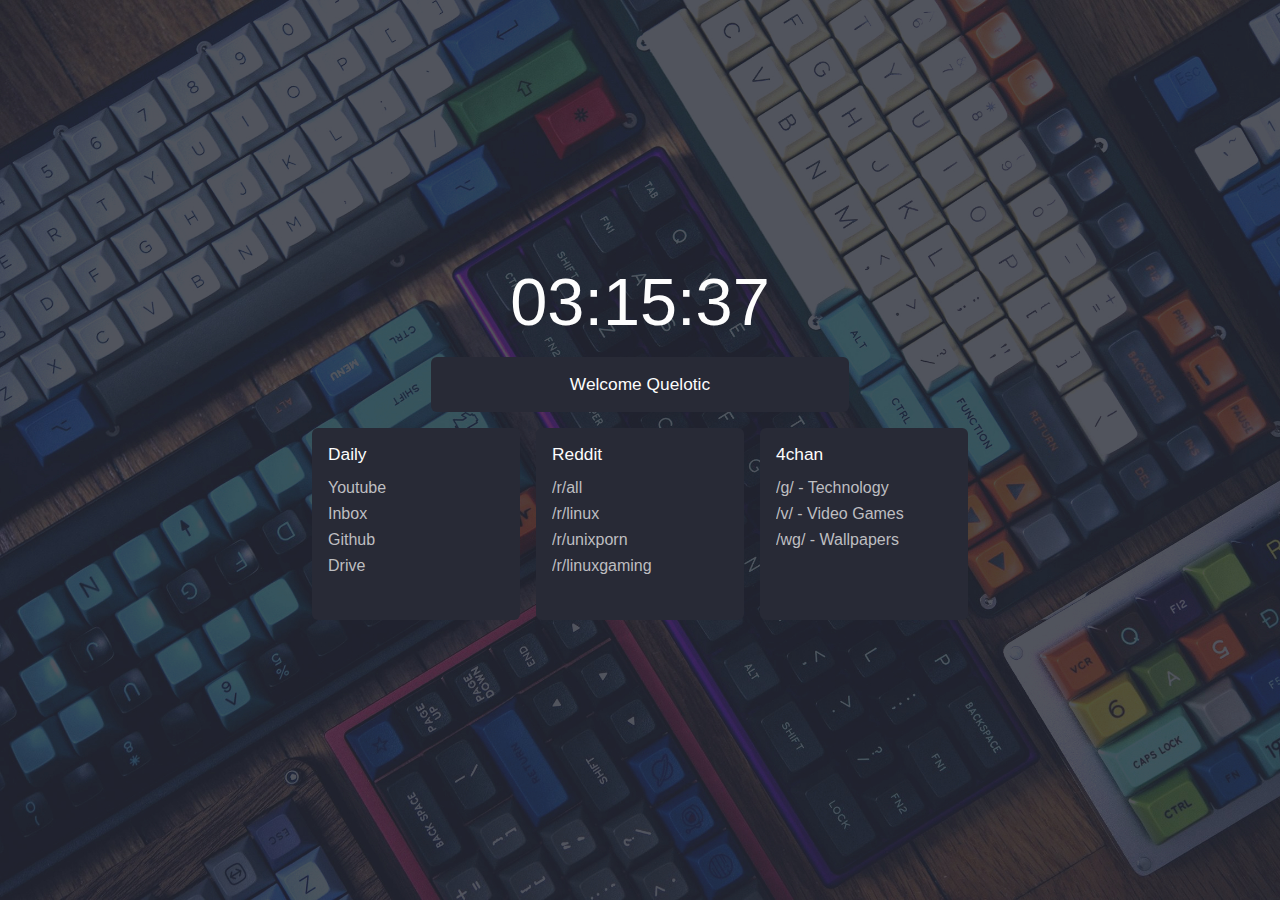
<file: .config/qutebrowser/startpage/index.html>
<!DOCTYPE html>
<html lang="en">
<head>
    <meta charset="UTF-8">
    <meta name="viewport" content="width=device-width, initial-scale=1.0">
    <meta http-equiv="X-UA-Compatible" content="ie=edge">
    
    <title>Home</title>
    <link rel="stylesheet" href="styles.css">
    <link href="favicon.png" rel="shortcut icon" type="image/x-icon" />
</head>
<body>
    <div id="search">
        <input id="search-field" type="text" name="search-field" onkeypress="return search(event)"/>
    </div>
    <div class="container">
        <div id="clock"></div>
        <div class="welcome-container">
            <div class="row">
                <div id="welcome-description"class="inline"></div>
                <div class="inline"> Welcome Quelotic</div>
                <div id="temp" class="inline"></div>
            </div>
        </div>
        <div class="bookmark-container">
            <div class="bookmark-set">
                <div class="bookmark-title">Daily</div>
                <div class="bookmark-inner-container">
                    <a class="bookmark" href="https://youtube.com" target="_blank">Youtube</a>
                    <a class="bookmark" href="https://inbox.google.com/" target="_blank">Inbox</a>
                    <a class="bookmark" href="https://github.com/" target="_blank">Github</a>
                    <a class="bookmark" href="https://drive.google.com/" target="_blank">Drive</a>
                </div>
            </div>
            <div class="bookmark-set">
            <div class="bookmark-title">Reddit</div>
                <div class="bookmark-inner-container">
                    <a class="bookmark" href="https://reddit.com/r/all" target="_blank">/r/all</a>
                    <a class="bookmark" href="https://reddit.com/r/linux" target="_blank">/r/linux</a>
                    <a class="bookmark" href="https://reddit.com/r/unixporn" target="_blank">/r/unixporn</a>
                    <a class="bookmark" href="https://reddit.com/r/linuxgaming" target="_blank">/r/linuxgaming</a>
                </div>
            </div>
            <div class="bookmark-set">
                <div class="bookmark-title">4chan</div>
                <div class="bookmark-inner-container">
                    <a class="bookmark" href="https://4chan.org/g/" target="_blank">/g/ - Technology</a>
                    <a class="bookmark" href="https://4chan.org/v/" target="_blank">/v/ - Video Games</a>
                    <a class="bookmark" href="https://4chan.org/wg/" target="_blank">/wg/ - Wallpapers</a>
                </div>
            </div>
        </div>
    </div>
    <script>
        // Get current time and format
        function getTime() {
            let date = new Date(),
                min = date.getMinutes(),
                sec = date.getSeconds(),
                hour = date.getHours();

            return "" + 
                (hour < 10 ? ("0" + hour) : hour) + ":" + 
                (min < 10 ? ("0" + min) : min) + ":" + 
                (sec < 10 ? ("0" + sec) : sec);
        }

        window.onload = () => {
            // Set up the clock
            document.getElementById("clock").innerHTML = getTime();
            // Set clock interval to tick clock
            setInterval( () => {
                document.getElementById("clock").innerHTML = getTime();
            },100);
        }
    </script>
</body>
</html>
</file>
<file: .config/qutebrowser/startpage/styles.css>
body {
    background-image: url("keyboards-dark.jpg");
    background-size: cover;
    /* background: #1D1F28; */
    margin: 0px;
}

.container {
    width: 100%;
    height: 100vh;
    display: flex;
    align-items: center;
    justify-content: center;
    flex-direction: column;
}

#clock {
    font-family: sans-serif;
    font-size: 50pt;
    font-weight: 400;
    font-family: sans-serif;
    color: #FDFDFD;
    margin-bottom: .25em;
}

#search {
    width: 100%;
    height: 100%;
    background-color: #282A36;
    display: none;
    position: absolute;
    box-sizing: border-box;
    flex-direction: column;
    align-items: center;
    justify-content: center;
}

#search-field {
    width: 90%;
    padding: .75em 1em;
    box-sizing: border-box;
    background-color: #282A36;
    border: solid 0px #282A36;
    font-family: sans-serif;
    font-size: 15pt;
    color: #FDFDFD;
    outline: none;
    border-radius: 6px;
    margin-bottom: 1em;
    text-align: center;
}

.welcome-container {
    width: 30%;
    background-color: #282A36;
    padding: 1em;
    border-radius: 6px;
    font-family: sans-serif;
    font-size: 13pt;
    font-weight: 500;
    color: #FDFDFD;
    text-align: center;
}
.inline {
    display: inline-block;
}

.bookmark-container {
    display: flex;
    flex-direction: row;
    justify-content: center;
    width: 55%;
    margin: 1em 0em;
}

@media only screen and (max-width: 960px) {
    .container {
        height: auto;
    }
    #clock {
        margin-top: 1em;
    }
    .container > .bookmark-container {
        flex-direction: column;
        width: 60%;
    }
    .bookmark-container > .bookmark-set {
        width: auto;
        margin: 1em 0em;
    }
}

.bookmark-set{
    padding: 1em;
    background-color: #282A36;
    color: #BEBEC1;
    border-radius: 6px;
    font-family: sans-serif;
    font-size: 12pt;
    width: 25%;
    height: 10em;
    margin: 0em .5em;
}
.bookmark-inner-container {
    overflow-y: hidden;
    height: 80%;
    vertical-align: top;
}
.bookmark-title {
    font-size: 13pt;
    font-weight: 500;
    color: #FDFDFD;
    margin: 0em 0em .35em 0em;
}
.bookmark {
    text-decoration: none;
    color: #BEBEC1;
    display:block;
    margin: .5em 0em;
}
.bookmark:hover {
    color: #FDFDFD;
}
</file>
